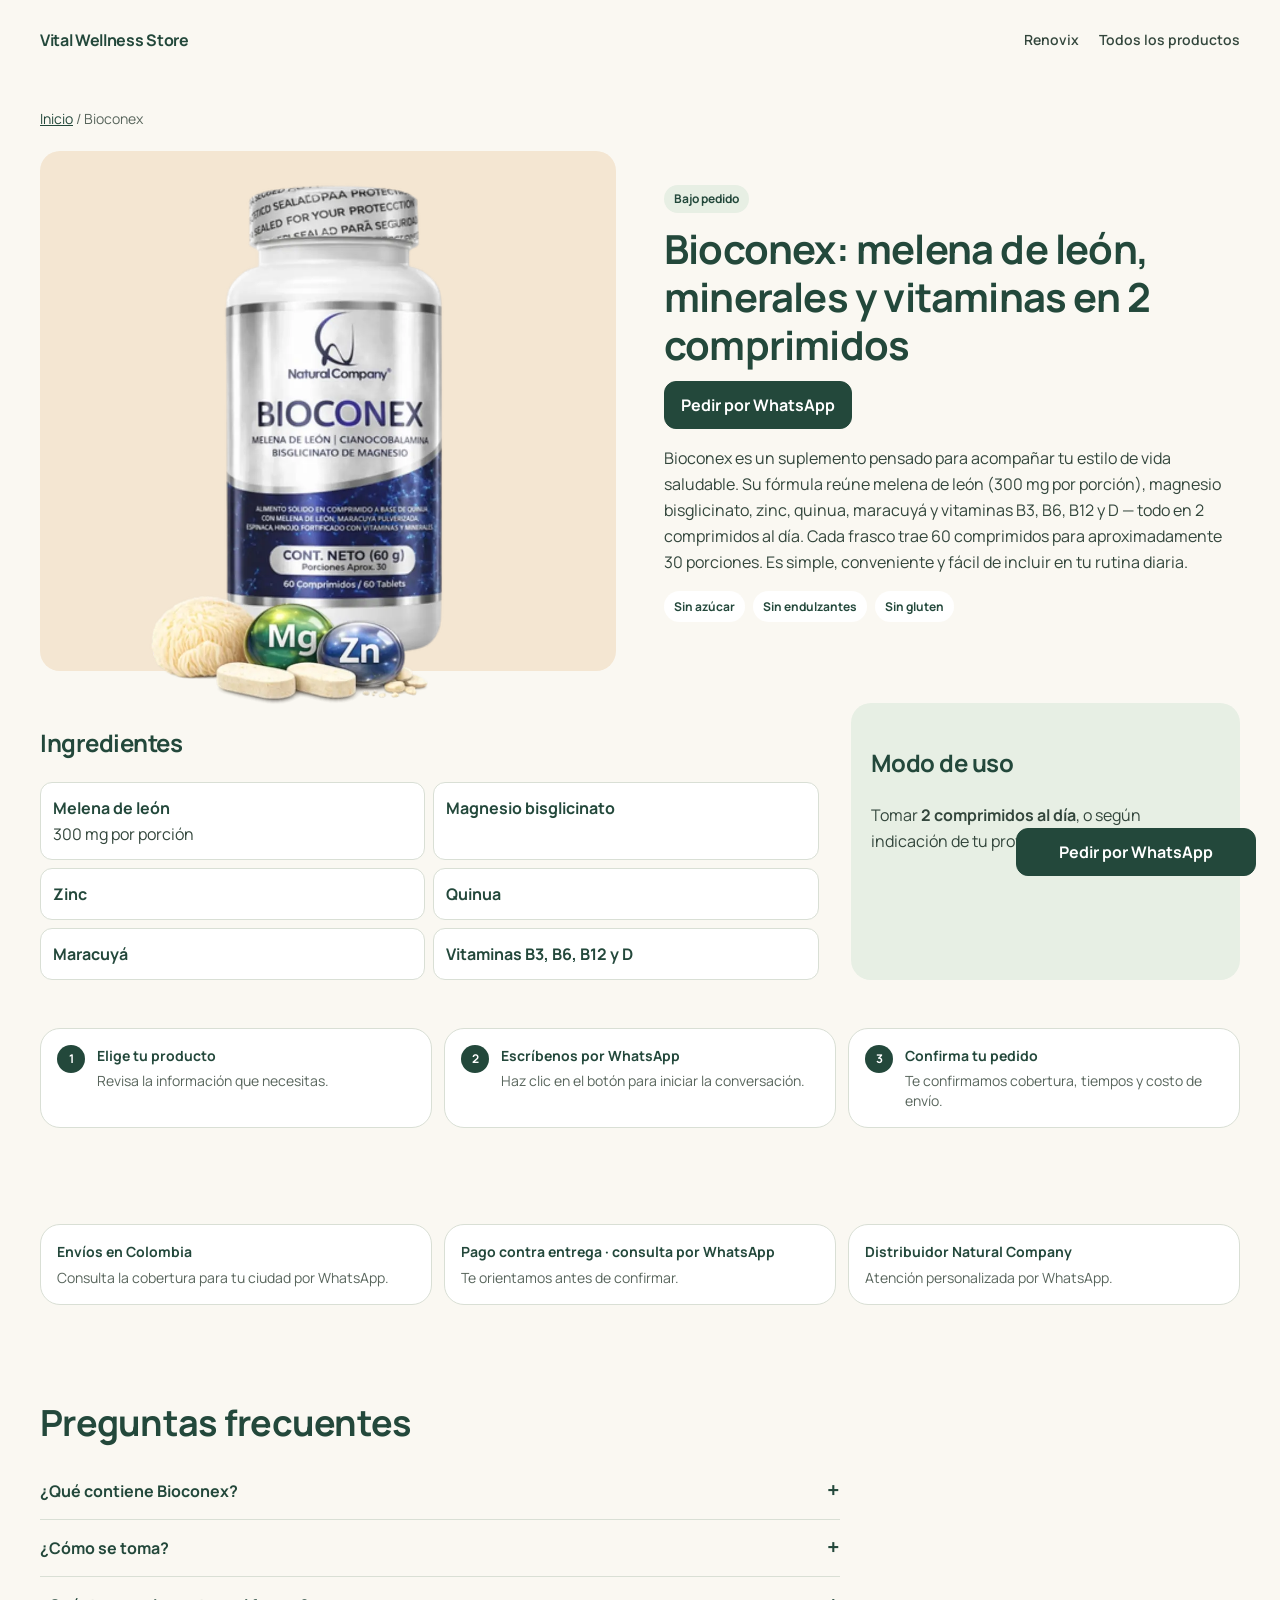
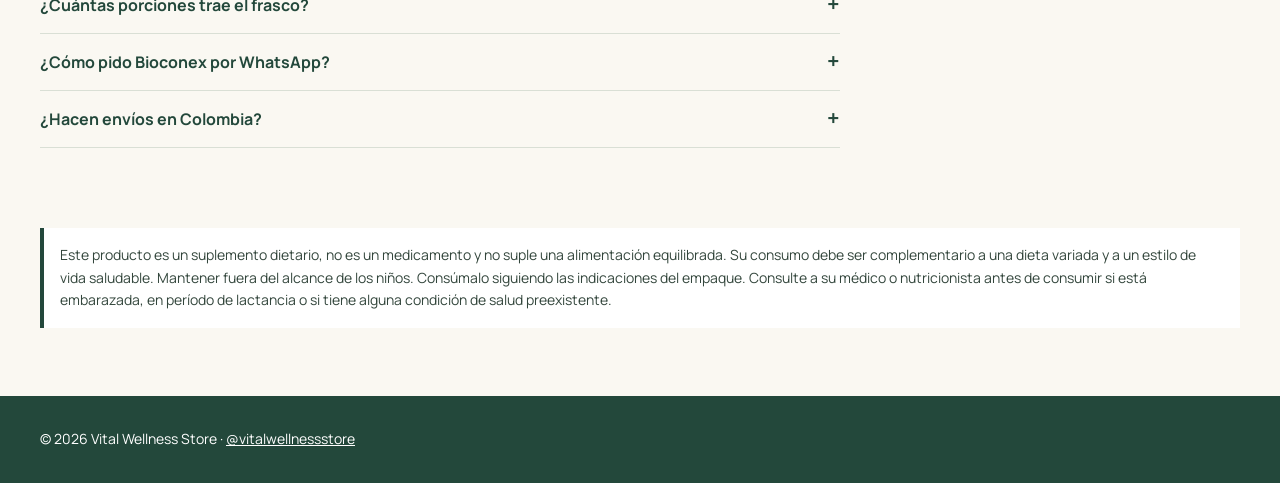
<file: productos/bioconex/index.html>
<!doctype html><html lang="es-CO"><head><meta charset="utf-8"><meta name="viewport" content="width=device-width,initial-scale=1"><title>Bioconex | Suplemento con Melena de León - Vital Wellness</title><meta name="description" content="Bioconex: suplemento con melena de león, magnesio bisglicinato, zinc, quinua, maracuyá y vitaminas. 60 comprimidos para 30 porciones. Sin azúcar."><link rel="canonical" href="https://vitalwstore.com/productos/bioconex/"><meta name="robots" content="index,follow"><meta property="og:type" content="product"><meta property="og:locale" content="es_CO"><meta property="og:title" content="Bioconex | Suplemento con Melena de León - Vital Wellness"><meta property="og:description" content="Melena de león, magnesio, zinc y vitaminas en 2 comprimidos al día."><meta property="og:url" content="https://vitalwstore.com/productos/bioconex/"><meta property="og:image" content="https://vitalwstore.com/assets/bioconex.webp"><link rel="stylesheet" href="/assets/store.css"><script async src="https://www.googletagmanager.com/gtag/js?id=G-8D91S5QVE1"></script><script>window.dataLayer=window.dataLayer||[];function gtag(){dataLayer.push(arguments)}gtag('js',new Date());gtag('config','G-8D91S5QVE1');</script><script>!function(f,b,e,v,n,t,s){if(f.fbq)return;n=f.fbq=function(){n.callMethod?n.callMethod.apply(n,arguments):n.queue.push(arguments)};if(!f._fbq)f._fbq=n;n.push=n;n.loaded=!0;n.version='2.0';n.queue=[];t=b.createElement(e);t.async=!0;t.src=v;s=b.getElementsByTagName(e)[0];s.parentNode.insertBefore(t,s)}(window,document,'script','https://connect.facebook.net/en_US/fbevents.js');fbq('init','1266907135521241');fbq('track','PageView');</script><script type="application/ld+json">{"@context":"https://schema.org","@type":"Product","name":"Bioconex","sku":"VWS-BIOCONEX-60","image":"https://vitalwstore.com/assets/bioconex.webp","description":"Suplemento con melena de león, magnesio bisglicinato, zinc, quinua, maracuyá y vitaminas.","brand":{"@type":"Brand","name":"Natural Company"},"offers":{"@type":"Offer","availability":"https://schema.org/PreOrder","url":"https://vitalwstore.com/productos/bioconex/"}}</script></head><body data-product="bioconex"><header class="container"><nav class="nav"><a class="brand" href="/">Vital Wellness Store</a><span class="nav-links"><a href="/productos/renovix/">Renovix</a><a href="/">Todos los productos</a></span></nav></header><main class="container product-page"><p class="breadcrumb"><a href="/">Inicio</a> / Bioconex</p><section class="product-hero"><div class="product-stage bioconex"><img src="/assets/bioconex.webp" alt="Frasco de Bioconex, 60 comprimidos" fetchpriority="high"></div><div class="product-copy"><span class="badge">Bajo pedido</span><h1>Bioconex: melena de león, minerales y vitaminas en 2 comprimidos</h1><a class="button" data-whatsapp-product="bioconex" href="https://wa.me/573132178128?text=Hola%2C%20quiero%20informaci%C3%B3n%20sobre%20Bioconex." target="_blank" rel="noopener">Pedir por WhatsApp</a><p>Bioconex es un suplemento pensado para acompañar tu estilo de vida saludable. Su fórmula reúne melena de león (300 mg por porción), magnesio bisglicinato, zinc, quinua, maracuyá y vitaminas B3, B6, B12 y D — todo en 2 comprimidos al día. Cada frasco trae 60 comprimidos para aproximadamente 30 porciones. Es simple, conveniente y fácil de incluir en tu rutina diaria.</p><div class="attributes"><span class="attribute">Sin azúcar</span><span class="attribute">Sin endulzantes</span><span class="attribute">Sin gluten</span></div></div></section><section class="product-grid"><div><h2>Ingredientes</h2><div class="ingredient-tiles"><div><strong>Melena de león</strong><br>300 mg por porción</div><div><strong>Magnesio bisglicinato</strong></div><div><strong>Zinc</strong></div><div><strong>Quinua</strong></div><div><strong>Maracuyá</strong></div><div><strong>Vitaminas B3, B6, B12 y D</strong></div></div></div><aside class="usage"><h2>Modo de uso</h2><p>Tomar <strong>2 comprimidos al día</strong>, o según indicación de tu profesional de salud.</p></aside></section><section class="section"><div class="steps"><article class="step"><div><strong>Elige tu producto</strong><p>Revisa la información que necesitas.</p></div></article><article class="step"><div><strong>Escríbenos por WhatsApp</strong><p>Haz clic en el botón para iniciar la conversación.</p></div></article><article class="step"><div><strong>Confirma tu pedido</strong><p>Te confirmamos cobertura, tiempos y costo de envío.</p></div></article></div></section><section class="section"><div class="trust"><article class="trust-item"><strong>Envíos en Colombia</strong><p>Consulta la cobertura para tu ciudad por WhatsApp.</p></article><article class="trust-item"><strong>Pago contra entrega · consulta por WhatsApp</strong><p>Te orientamos antes de confirmar.</p></article><article class="trust-item"><strong>Distribuidor Natural Company</strong><p>Atención personalizada por WhatsApp.</p></article></div></section><section class="section faq"><h2>Preguntas frecuentes</h2><details><summary>¿Qué contiene Bioconex?</summary><p>Bioconex contiene melena de león (300 mg por porción), magnesio bisglicinato, zinc, quinua, maracuyá y vitaminas B3, B6, B12 y D. Es libre de azúcar, endulzantes y gluten.</p></details><details><summary>¿Cómo se toma?</summary><p>Se recomienda tomar 2 comprimidos al día, o según indicación de tu profesional de salud.</p></details><details><summary>¿Cuántas porciones trae el frasco?</summary><p>Cada frasco contiene 60 comprimidos, suficientes para aproximadamente 30 porciones de 2 comprimidos cada una.</p></details><details><summary>¿Cómo pido Bioconex por WhatsApp?</summary><p>Haz clic en el botón “Pedir por WhatsApp” en esta página. Te conectará directamente con nuestro equipo en Vital Wellness Store para resolver tus dudas y confirmar tu pedido.</p></details><details><summary>¿Hacen envíos en Colombia?</summary><p>Escríbenos por WhatsApp y te confirmamos cobertura, tiempos y costo de envío a tu ciudad.</p></details></section><p class="notice">Este producto es un suplemento dietario, no es un medicamento y no suple una alimentación equilibrada. Su consumo debe ser complementario a una dieta variada y a un estilo de vida saludable. Mantener fuera del alcance de los niños. Consúmalo siguiendo las indicaciones del empaque. Consulte a su médico o nutricionista antes de consumir si está embarazada, en período de lactancia o si tiene alguna condición de salud preexistente.</p></main><footer class="footer"><div class="container">© 2026 Vital Wellness Store · <a href="https://instagram.com/vitalwellnessstore">@vitalwellnessstore</a></div></footer><aside class="sticky-cta"><a class="button" data-whatsapp-product="bioconex" href="https://wa.me/573132178128?text=Hola%2C%20quiero%20informaci%C3%B3n%20sobre%20Bioconex." target="_blank" rel="noopener">Pedir por WhatsApp</a></aside><script src="/assets/products.js"></script><script src="/assets/tracking.js"></script></body></html>
</file>
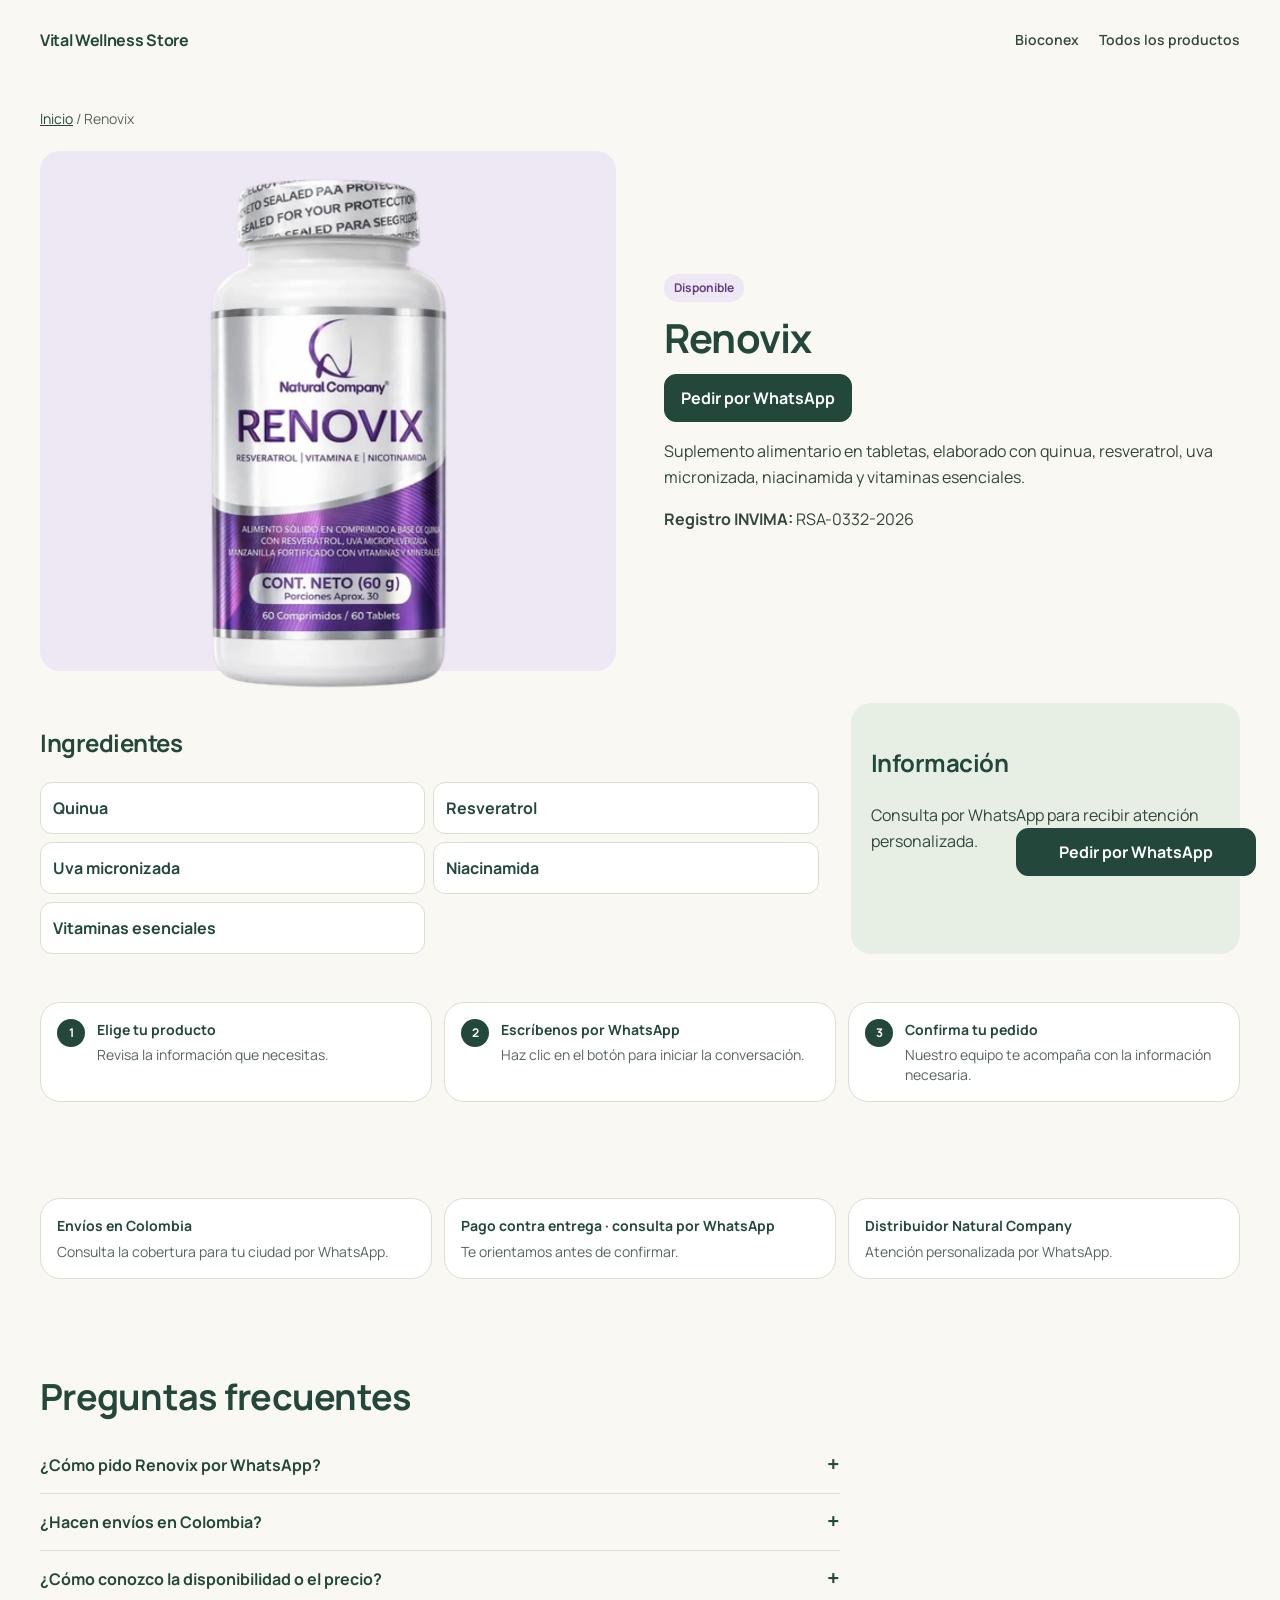
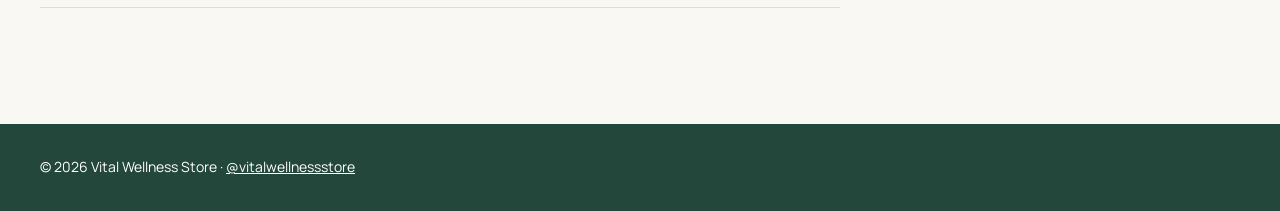
<file: productos/renovix/index.html>
<!doctype html>
<html lang="es-CO">
<head>
  <meta charset="utf-8">
  <meta name="viewport" content="width=device-width,initial-scale=1">
  <title>Renovix | Vital Wellness Store</title>
  <meta name="description" content="Renovix, suplemento alimentario con resveratrol, quinua y vitaminas esenciales.">
  <link rel="canonical" href="https://vitalwstore.com/productos/renovix/">
  <meta name="robots" content="index,follow">
  <meta property="og:type" content="product">
  <meta property="og:locale" content="es_CO">
  <meta property="og:title" content="Renovix | Vital Wellness Store">
  <meta property="og:description" content="Suplemento alimentario con resveratrol, quinua y vitaminas esenciales.">
  <meta property="og:url" content="https://vitalwstore.com/productos/renovix/">
  <meta property="og:image" content="https://vitalwstore.com/assets/renovix.webp">
  <link rel="stylesheet" href="/assets/store.css">
  <script async src="https://www.googletagmanager.com/gtag/js?id=G-8D91S5QVE1"></script>
  <script>window.dataLayer=window.dataLayer||[];function gtag(){dataLayer.push(arguments)}gtag('js',new Date());gtag('config','G-8D91S5QVE1');</script>
  <script>!function(f,b,e,v,n,t,s){if(f.fbq)return;n=f.fbq=function(){n.callMethod?n.callMethod.apply(n,arguments):n.queue.push(arguments)};if(!f._fbq)f._fbq=n;n.push=n;n.loaded=!0;n.version='2.0';n.queue=[];t=b.createElement(e);t.async=!0;t.src=v;s=b.getElementsByTagName(e)[0];s.parentNode.insertBefore(t,s)}(window,document,'script','https://connect.facebook.net/en_US/fbevents.js');fbq('init','1266907135521241');fbq('track','PageView');</script>
  <script type="application/ld+json">{"@context":"https://schema.org","@type":"Product","name":"Renovix","sku":"VWS-RENOVIX-60","image":"https://vitalwstore.com/assets/renovix.webp","description":"Suplemento alimentario con resveratrol, quinua y vitaminas esenciales."}</script>
</head>
<body data-product="renovix">
  <header class="container">
    <nav class="nav" aria-label="Principal">
      <a class="brand" href="/">Vital Wellness Store</a>
      <span class="nav-links"><a href="/productos/bioconex/">Bioconex</a><a href="/">Todos los productos</a></span>
    </nav>
  </header>
  <main class="container product-page">
    <p class="breadcrumb"><a href="/">Inicio</a> / Renovix</p>
    <section class="product-hero" aria-labelledby="renovix-title">
      <div class="product-stage renovix"><img src="/assets/renovix.webp" alt="Frasco de Renovix" fetchpriority="high"></div>
      <div class="product-copy">
        <span class="badge renovix">Disponible</span>
        <h1 id="renovix-title">Renovix</h1>
        <a class="button" data-whatsapp-product="renovix" href="https://wa.me/message/TISID3LU4Z32G1" target="_blank" rel="noopener">Pedir por WhatsApp</a>
        <p>Suplemento alimentario en tabletas, elaborado con quinua, resveratrol, uva micronizada, niacinamida y vitaminas esenciales.</p>
        <p><strong>Registro INVIMA:</strong> RSA-0332-2026</p>
      </div>
    </section>
    <section class="product-grid" aria-labelledby="ingredients-title">
      <div><h2 id="ingredients-title">Ingredientes</h2><div class="ingredient-tiles"><div><strong>Quinua</strong></div><div><strong>Resveratrol</strong></div><div><strong>Uva micronizada</strong></div><div><strong>Niacinamida</strong></div><div><strong>Vitaminas esenciales</strong></div></div></div>
      <aside class="usage"><h2>Información</h2><p>Consulta por WhatsApp para recibir atención personalizada.</p></aside>
    </section>
    <section class="section" aria-label="Cómo comprar"><div class="steps"><article class="step"><div><strong>Elige tu producto</strong><p>Revisa la información que necesitas.</p></div></article><article class="step"><div><strong>Escríbenos por WhatsApp</strong><p>Haz clic en el botón para iniciar la conversación.</p></div></article><article class="step"><div><strong>Confirma tu pedido</strong><p>Nuestro equipo te acompaña con la información necesaria.</p></div></article></div></section>
    <section class="section" aria-label="Compra con confianza"><div class="trust"><article class="trust-item"><strong>Envíos en Colombia</strong><p>Consulta la cobertura para tu ciudad por WhatsApp.</p></article><article class="trust-item"><strong>Pago contra entrega · consulta por WhatsApp</strong><p>Te orientamos antes de confirmar.</p></article><article class="trust-item"><strong>Distribuidor Natural Company</strong><p>Atención personalizada por WhatsApp.</p></article></div></section>
    <section class="section faq" aria-labelledby="faq-title"><h2 id="faq-title">Preguntas frecuentes</h2><details><summary>¿Cómo pido Renovix por WhatsApp?</summary><p>Haz clic en el botón “Pedir por WhatsApp” en esta página. Te conectará directamente con nuestro equipo para resolver tus dudas y confirmar tu pedido.</p></details><details><summary>¿Hacen envíos en Colombia?</summary><p>Escríbenos por WhatsApp y te confirmamos cobertura, tiempos y costo de envío a tu ciudad.</p></details><details><summary>¿Cómo conozco la disponibilidad o el precio?</summary><p>Te enviamos el precio y la disponibilidad actualizados por WhatsApp.</p></details></section>
  </main>
  <footer class="footer"><div class="container">© 2026 Vital Wellness Store · <a href="https://instagram.com/vitalwellnessstore">@vitalwellnessstore</a></div></footer>
  <aside class="sticky-cta"><a class="button" data-whatsapp-product="renovix" href="https://wa.me/message/TISID3LU4Z32G1" target="_blank" rel="noopener">Pedir por WhatsApp</a></aside>
  <script src="/assets/products.js"></script><script src="/assets/tracking.js"></script>
</body>
</html>
</file>
<file: assets/store.css>
@import url('https://fonts.googleapis.com/css2?family=Manrope:wght@400;500;600;700&display=swap');
:root{--canvas:#FAF8F2;--surface:#fff;--ink:#23483B;--body:#33463C;--muted:#58655C;--sage:#E7EFE4;--warm:#F4E6D2;--renovix:#EEE7F4;--renovix-accent:#634082;--bioconex:#F4E6D2;--bioconex-accent:#96612D;--border:#D9DFD5;--hover:#18372C;--focus:#634082;--radius:20px;--shadow:0 8px 24px rgba(35,72,59,.06)}
*{box-sizing:border-box}html{scroll-behavior:smooth}body{margin:0;background:var(--canvas);color:var(--body);font:400 16px/1.625 Manrope,system-ui,sans-serif}a{color:inherit}img{max-width:100%}.skip{position:absolute;left:-999px;z-index:9}.skip:focus{left:16px;top:12px;padding:10px;background:#fff;outline:3px solid var(--focus);outline-offset:3px}.container{width:min(1200px,calc(100% - 32px));margin:auto}.nav{min-height:60px;display:flex;align-items:center;justify-content:space-between;gap:12px}.brand{font-weight:700;color:var(--ink);text-decoration:none;letter-spacing:-.02em}.nav-links{display:flex;align-items:center;gap:12px;font-size:13px;font-weight:600}.nav-links a{text-decoration:none}.nav-links a:hover{text-decoration:underline}.eyebrow,.kicker{margin:0;color:var(--muted);font-size:12px;font-weight:700;letter-spacing:.08em;text-transform:uppercase}.hero{padding:28px 0 34px}.hero h1,h1,h2,h3{color:var(--ink);letter-spacing:-.02em}.hero h1{font-size:clamp(32px,5vw,56px);line-height:1.08;margin:8px 0 12px}.hero p{margin:0;max-width:620px}.hero-art{display:none}.section{padding:32px 0}.section h2{font-size:clamp(26px,3vw,36px);line-height:1.22;margin:0 0 18px}.catalog{display:grid;grid-template-columns:repeat(2,minmax(0,1fr));gap:12px}.card{display:flex;flex-direction:column;padding:12px;background:var(--surface);border:1px solid var(--border);border-radius:var(--radius);box-shadow:var(--shadow)}.stage{height:160px;display:grid;place-items:center;border-radius:14px;margin-bottom:14px;overflow:hidden}.stage.renovix{background:var(--renovix)}.stage.bioconex{background:var(--bioconex)}.stage img{width:85%;height:85%;object-fit:contain}.badge{align-self:flex-start;display:inline-flex;gap:5px;padding:5px 10px;border-radius:999px;background:var(--sage);color:var(--ink);font-size:12px;line-height:18px;font-weight:700}.badge.renovix{background:var(--renovix);color:var(--renovix-accent)}.card h2{font-size:20px;line-height:26px;margin:10px 0 5px}.card p{font-size:14px;line-height:20px;margin:0 0 14px;color:var(--muted)}.button{display:inline-flex;min-height:48px;align-items:center;justify-content:center;padding:12px 16px;border:1px solid var(--ink);border-radius:12px;background:var(--ink);color:#fff;text-decoration:none;font-weight:700;line-height:20px}.button:hover{background:var(--hover)}.button.secondary{background:#fff;color:var(--ink)}.card .button{min-height:44px;font-size:14px;margin-top:auto}.trust,.steps,.facts{display:grid;gap:12px}.trust-item,.step,.fact-group{padding:16px;border:1px solid var(--border);border-radius:var(--radius);background:#fff}.trust-item strong,.step strong{display:block;color:var(--ink);font-size:14px}.trust-item p,.step p{margin:4px 0 0;font-size:14px;line-height:20px;color:var(--muted)}.fact-group{background:var(--sage)}.fact-group.warm{background:var(--warm)}.fact-group h3{font-size:20px;margin:0 0 8px}.facts-list{display:flex;flex-wrap:wrap;gap:8px;margin:0;padding:0;list-style:none}.facts-list li,.attribute{padding:6px 10px;border-radius:999px;background:#fff;color:var(--ink);font-size:12px;font-weight:700}.steps{counter-reset:steps}.step{display:flex;gap:12px;align-items:flex-start}.step:before{counter-increment:steps;content:counter(steps);display:grid;place-items:center;flex:none;width:28px;height:28px;border-radius:50%;background:var(--ink);color:#fff;font-size:12px;font-weight:700}.faq{max-width:800px}.faq details{border-bottom:1px solid var(--border)}.faq summary{display:flex;min-height:56px;align-items:center;justify-content:space-between;cursor:pointer;font-weight:700;color:var(--ink);list-style:none}.faq summary::-webkit-details-marker{display:none}.faq summary:after{content:'+';font-size:22px}.faq details[open] summary:after{content:'−'}.faq p{margin:0 0 16px}.footer{margin-top:32px;padding:32px 0 110px;background:var(--ink);color:#fff;font-size:14px}.footer a{color:#fff}.product-page{padding:16px 0 36px}.breadcrumb{margin:0 0 20px;font-size:14px;color:var(--muted)}.breadcrumb a{color:var(--ink)}.product-hero{display:grid;gap:24px}.product-stage{height:280px;display:grid;place-items:center;padding:16px;border-radius:var(--radius)}.product-stage.renovix{background:var(--renovix)}.product-stage.bioconex{background:var(--bioconex)}.product-stage img{width:100%;height:100%;object-fit:contain}.product-copy h1{font-size:clamp(32px,4vw,40px);line-height:1.2;margin:12px 0}.product-copy>p{margin:16px 0}.attributes{display:flex;flex-wrap:wrap;gap:8px;margin:16px 0}.product-grid{display:grid;gap:24px;margin-top:32px}.ingredient-tiles{display:grid;grid-template-columns:1fr;gap:8px}.ingredient-tiles div{padding:12px;border:1px solid var(--border);border-radius:12px;background:#fff}.ingredient-tiles strong{color:var(--ink)}.usage{padding:20px;border-radius:var(--radius);background:var(--sage)}.notice{margin:32px 0 0;padding:16px;border-left:4px solid var(--ink);background:#fff;font-size:14px}.sticky-cta{position:fixed;z-index:5;left:0;right:0;bottom:0;padding:12px 16px calc(12px + env(safe-area-inset-bottom));background:#fff;box-shadow:0 -4px 20px rgba(35,72,59,.08)}.sticky-cta .button{width:100%}:focus-visible{outline:3px solid var(--focus);outline-offset:3px}@media(min-width:768px){.container{width:min(1200px,calc(100% - 64px))}.nav{min-height:80px}.nav-links{gap:20px;font-size:14px}.hero{display:grid;grid-template-columns:5fr 7fr;align-items:center;min-height:360px;padding:48px 0}.hero-art{display:grid;grid-template-columns:1fr 1fr;gap:14px;align-items:end;justify-items:center;min-height:280px;padding:30px;border-radius:50% 42% 48% 40%;background:var(--sage)}.hero-art img{height:230px;object-fit:contain}.catalog{gap:24px}.card{padding:24px}.stage{height:240px}.trust,.steps{grid-template-columns:repeat(3,1fr)}.facts{grid-template-columns:repeat(2,1fr);gap:24px}.section{padding:48px 0}.product-page{padding-top:28px}.product-hero{grid-template-columns:1fr 1fr;align-items:center;gap:48px}.product-stage{height:520px}.product-grid{grid-template-columns:2fr 1fr;gap:32px}.ingredient-tiles{grid-template-columns:repeat(2,1fr)}.sticky-cta{left:auto;right:24px;bottom:24px;padding:0;background:none;box-shadow:none}.sticky-cta .button{width:240px}.footer{padding-bottom:32px}}@media(max-width:359px){.card p{display:none}.nav-links{gap:8px;font-size:12px}}
</file>
